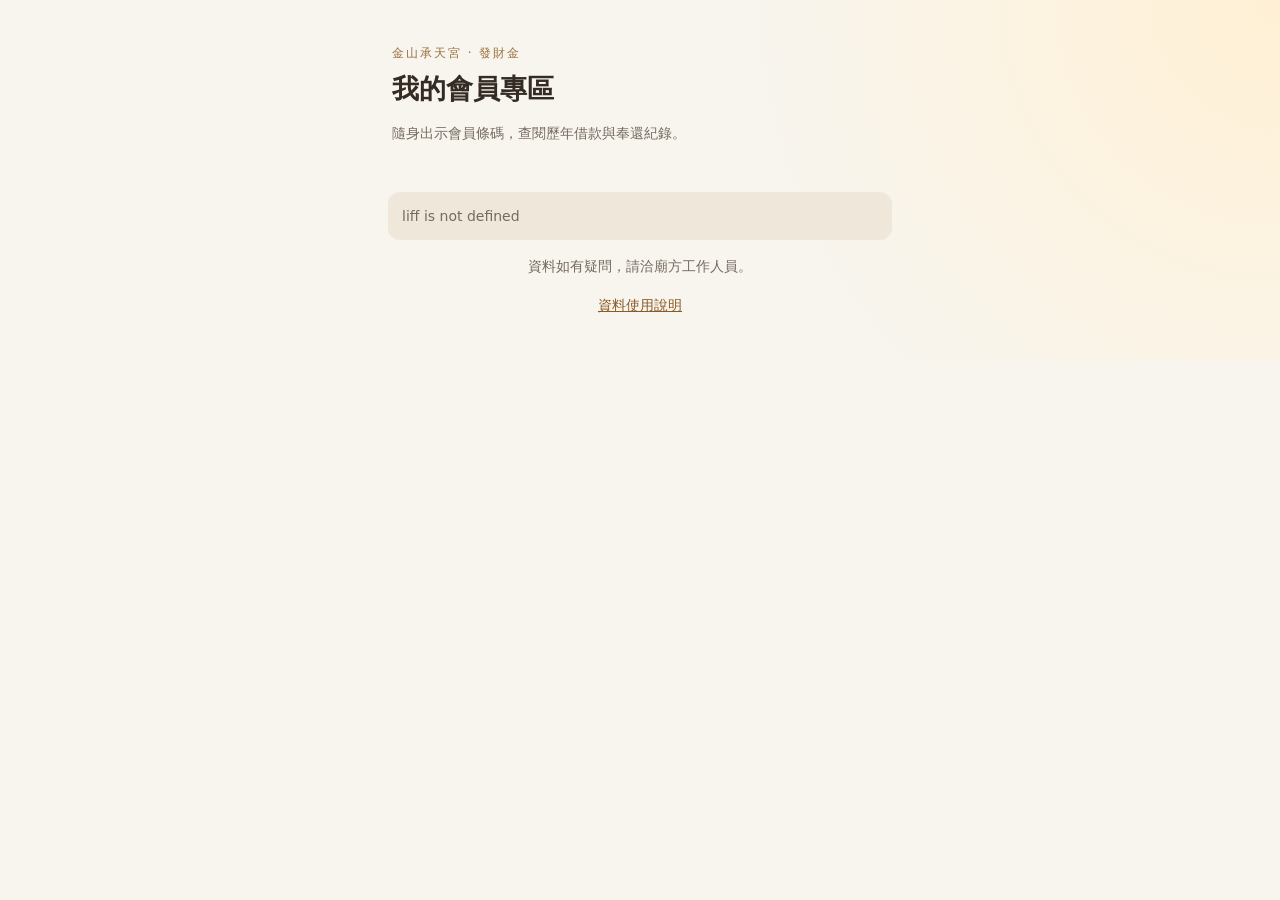
<file: member/index.html>
<!doctype html><html lang="zh-Hant"><head><meta charset="utf-8"><meta name="viewport" content="width=device-width,initial-scale=1"><title>金山承天宮會員專區</title><link rel="stylesheet" href="style.css"></head><body><main><header><span class="eyebrow">金山承天宮 · 發財金</span><h1>我的會員專區</h1><p>隨身出示會員條碼，查閱歷年借款與奉還紀錄。</p></header><p id="status" role="status" aria-live="polite">正在確認 LINE 登入…</p><section id="binding" hidden><h2>📱 綁定會員資料</h2><p>首次使用，請填寫廟方登記的完整姓名與手機號碼。</p><form id="bind-form"><label for="name">登記姓名</label><input id="name" autocomplete="name" maxlength="80" required placeholder="請輸入完整姓名"><label for="phone">登記手機號碼</label><input id="phone" type="tel" inputmode="numeric" maxlength="10" autocomplete="tel" required placeholder="09xxxxxxxx"><label class="consent"><input id="consent" type="checkbox" required>我已閱讀<a href="privacy.html" target="_blank" rel="noopener">資料使用說明</a>，同意將會員資料綁定至目前 LINE 帳號。</label><button id="bind" type="submit">確認資料並綁定 LINE</button></form><p class="note">請使用本人的資料。若登記資料有誤，請洽廟方協助。</p></section><section id="card" hidden><span class="eyebrow">會員條碼</span><h2 id="member-name"></h2><p id="member-id"></p><div id="qr"></div><p class="note">辦理借還時，請出示給工作人員掃描。<br>掃描後仍需工作人員登入，才可查閱資料。</p><button id="refresh" class="secondary">重新整理紀錄</button></section><section id="badges" hidden aria-labelledby="badges-title"><span class="eyebrow">奉還紀念</span><h2 id="badges-title">🏅 我的生肖徽章</h2><p class="note">每個年度有登記奉還金額，即可獲得前一年度的生肖徽章。</p><div id="badge-list"></div><p id="badge-empty">目前尚未獲得徽章。有登記奉還金額後，徽章會顯示在這裡。</p></section><section id="records" hidden><h2>💰 歷年借款與奉還紀錄</h2><div id="year-list"></div></section><footer><p>資料如有疑問，請洽廟方工作人員。</p><button id="unlink" class="text-button" hidden>解除 LINE 綁定</button><p><a href="privacy.html">資料使用說明</a></p></footer></main><script src="https://static.line-scdn.net/liff/edge/2/sdk.js"></script><script src="../vendor/qrcode.js"></script><script src="app.js"></script></body></html>
</file>
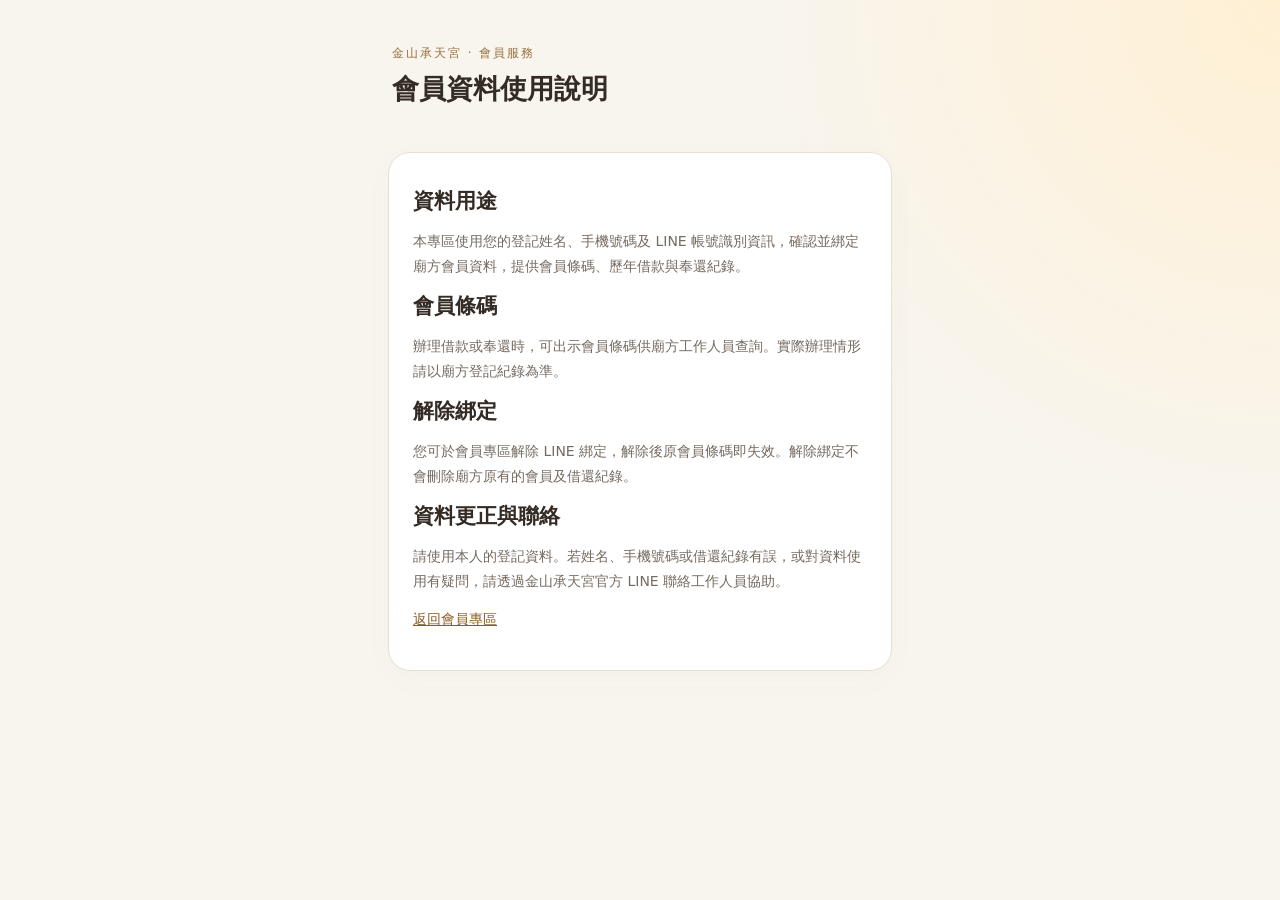
<file: member/privacy.html>
<!doctype html>
<html lang="zh-Hant">
<head><meta charset="utf-8"><meta name="viewport" content="width=device-width,initial-scale=1"><title>會員資料使用說明</title><link rel="stylesheet" href="style.css"></head>
<body><main><header><span class="eyebrow">金山承天宮 · 會員服務</span><h1>會員資料使用說明</h1></header><section>
<h2>資料用途</h2>
<p>本專區使用您的登記姓名、手機號碼及 LINE 帳號識別資訊，確認並綁定廟方會員資料，提供會員條碼、歷年借款與奉還紀錄。</p>
<h2>會員條碼</h2>
<p>辦理借款或奉還時，可出示會員條碼供廟方工作人員查詢。實際辦理情形請以廟方登記紀錄為準。</p>
<h2>解除綁定</h2>
<p>您可於會員專區解除 LINE 綁定，解除後原會員條碼即失效。解除綁定不會刪除廟方原有的會員及借還紀錄。</p>
<h2>資料更正與聯絡</h2>
<p>請使用本人的登記資料。若姓名、手機號碼或借還紀錄有誤，或對資料使用有疑問，請透過金山承天宮官方 LINE 聯絡工作人員協助。</p>
<p><a href="./">返回會員專區</a></p>
</section></main></body></html>
</file>
<file: member/style.css>
:root{color-scheme:light;font-family:system-ui,-apple-system,"Noto Sans TC",sans-serif;color:#342b25;background:#f8f5ef}*{box-sizing:border-box}body{margin:0;background:radial-gradient(circle at top right,#fff0d4,transparent 34rem)}main{max-width:540px;margin:auto;padding:30px 18px}header{padding:12px 4px 18px}h1{font-size:27px;margin:9px 0}h2{font-size:21px;margin:10px 0}p{line-height:1.75;color:#756a60;font-size:14px}.eyebrow{font-size:12px;letter-spacing:2px;color:#99703e}section{background:white;border:1px solid #e9dfd0;border-radius:22px;padding:24px;margin:18px 0;box-shadow:0 8px 32px #62421807}label{display:block;margin:16px 0 8px;font-size:14px;font-weight:600}input:not([type=checkbox]){width:100%;border:1px solid #ddd4c8;border-radius:12px;padding:14px;font:inherit;font-size:18px;background:#fffcf8}input:focus{outline:2px solid #c39861}button{width:100%;border:0;border-radius:12px;padding:14px;background:#99703e;color:white;font:inherit;font-weight:600;margin-top:16px;cursor:pointer}button:disabled{opacity:.5;cursor:wait}.secondary{background:#f3ecdf;color:#795633}.consent{font-weight:400;line-height:1.8;font-size:13px}.consent input{margin-right:5px}a{color:#8a5b27}#status{border-radius:12px;padding:12px 14px;background:#efe7da}#card{text-align:center}#qr{margin:22px auto;width:248px;max-width:100%;padding:12px;background:white}#qr img{width:100%;height:auto;display:block;image-rendering:pixelated}.note{font-size:12px}.year{padding:16px 0;border-top:1px solid #eee6db}.year strong{color:#795633}.year p{margin:8px 0 0}footer{text-align:center}.text-button{color:#837362;background:transparent;width:auto;font-size:13px}[hidden]{display:none!important}#recaptcha{margin-top:14px;overflow:auto}

#badge-list{display:grid;grid-template-columns:repeat(2,minmax(0,1fr));gap:12px}.zodiac-badge{display:flex;flex-direction:column;align-items:center;gap:10px;text-align:center;padding:18px 8px;border:1px solid #ead7b6;border-radius:18px;background:linear-gradient(145deg,#fffdf6,#fcf0da)}.badge-medallion{display:grid;place-items:center;width:76px;height:76px;border-radius:50%;border:4px double #bc8b42;background:radial-gradient(circle at 35% 25%,#fff8ce,#edd099);font-size:40px;box-shadow:0 4px 10px #99703e17}.zodiac-badge strong{font-size:14px;color:#795633}.badge-earned{font-size:12px;color:#756a60}@media(max-width:350px){#badge-list{grid-template-columns:1fr}}

.badge-art{position:relative;display:block;width:100%;max-width:220px;aspect-ratio:320/315;overflow:hidden;border-radius:12px;background:#fff}.badge-art img{display:block;width:100%;height:auto}.zodiac-badge{padding:12px 6px 16px;background:#fff}
</file>
